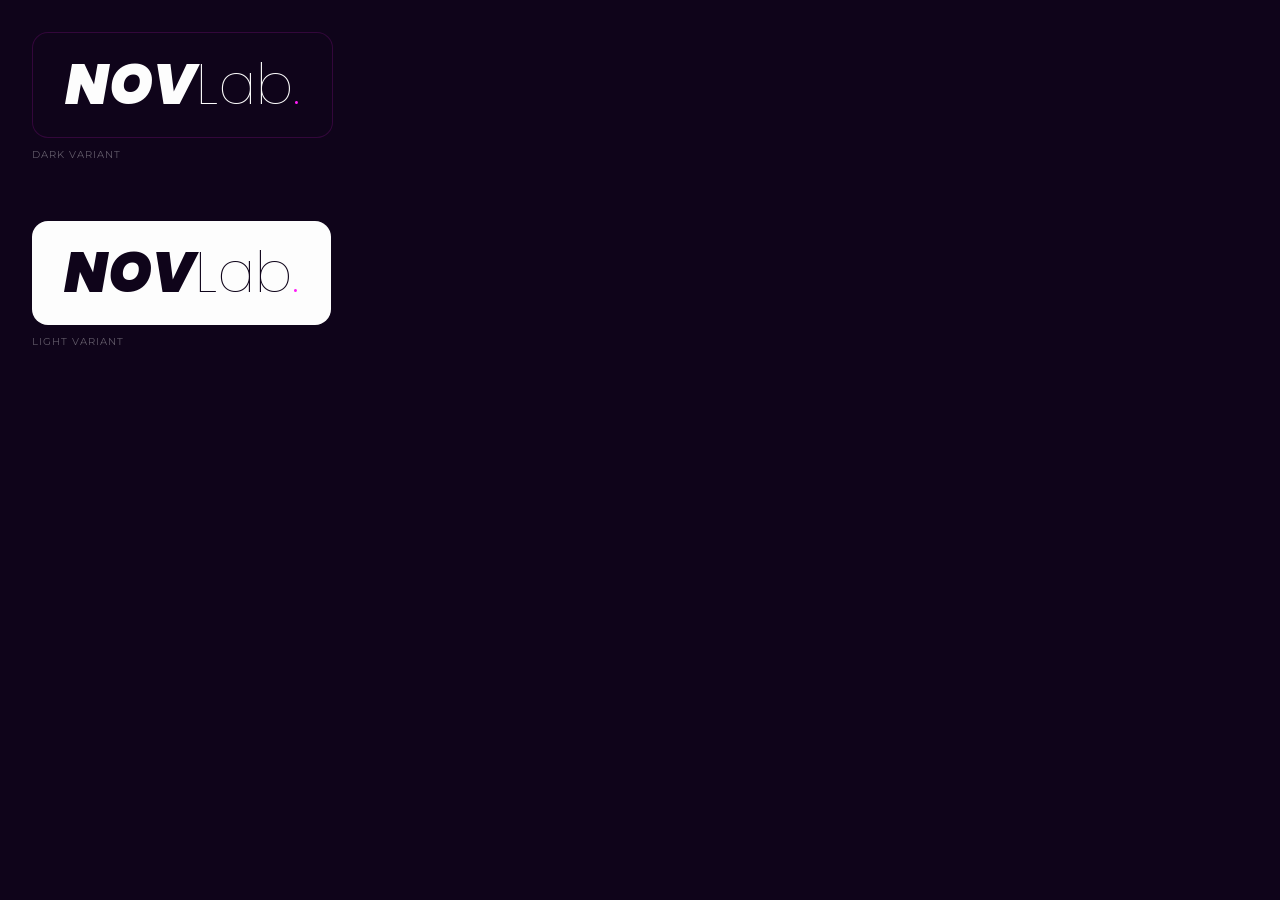
<file: NOV Lab Design System/preview/brand-logo.html>
<!DOCTYPE html>
<html>
<head>
<meta charset="utf-8">
<link href="https://fonts.googleapis.com/css2?family=Poppins:ital,wght@0,100;0,300;0,400;0,700;0,800;1,900&family=Montserrat:wght@400;600&display=swap" rel="stylesheet">
<style>
  * { margin: 0; padding: 0; box-sizing: border-box; }
  body { background: #0F041A; padding: 32px; width: 700px; }
</style>
</head>
<body>
  <!-- Logo dark -->
  <div style="display:flex;gap:60px;align-items:center;flex-wrap:wrap;">
    <div>
      <div style="background:#0F041A;padding:24px 32px;border-radius:16px;display:inline-block;border:1px solid rgba(255,28,247,0.15);">
        <div style="display:flex;align-items:baseline;gap:0;">
          <span style="font-family:'Poppins',sans-serif;font-size:56px;font-weight:900;font-style:italic;color:#FDFDFD;line-height:1;">NOV</span>
          <span style="font-family:'Poppins',sans-serif;font-size:56px;font-weight:100;color:#FDFDFD;line-height:1;">Lab</span>
          <span style="font-family:'Poppins',sans-serif;font-size:56px;font-weight:100;color:#FF1CF7;line-height:1;">.</span>
        </div>
      </div>
      <div style="font-family:'Montserrat',sans-serif;font-size:10px;color:rgba(253,253,253,0.35);text-transform:uppercase;letter-spacing:0.1em;margin-top:10px;">Dark variant</div>
    </div>

    <div>
      <div style="background:#FDFDFD;padding:24px 32px;border-radius:16px;display:inline-block;">
        <div style="display:flex;align-items:baseline;gap:0;">
          <span style="font-family:'Poppins',sans-serif;font-size:56px;font-weight:900;font-style:italic;color:#0F041A;line-height:1;">NOV</span>
          <span style="font-family:'Poppins',sans-serif;font-size:56px;font-weight:100;color:#0F041A;line-height:1;">Lab</span>
          <span style="font-family:'Poppins',sans-serif;font-size:56px;font-weight:100;color:#FF1CF7;line-height:1;">.</span>
        </div>
      </div>
      <div style="font-family:'Montserrat',sans-serif;font-size:10px;color:rgba(253,253,253,0.35);text-transform:uppercase;letter-spacing:0.1em;margin-top:10px;">Light variant</div>
    </div>
  </div>
</body>
</html>
</file>
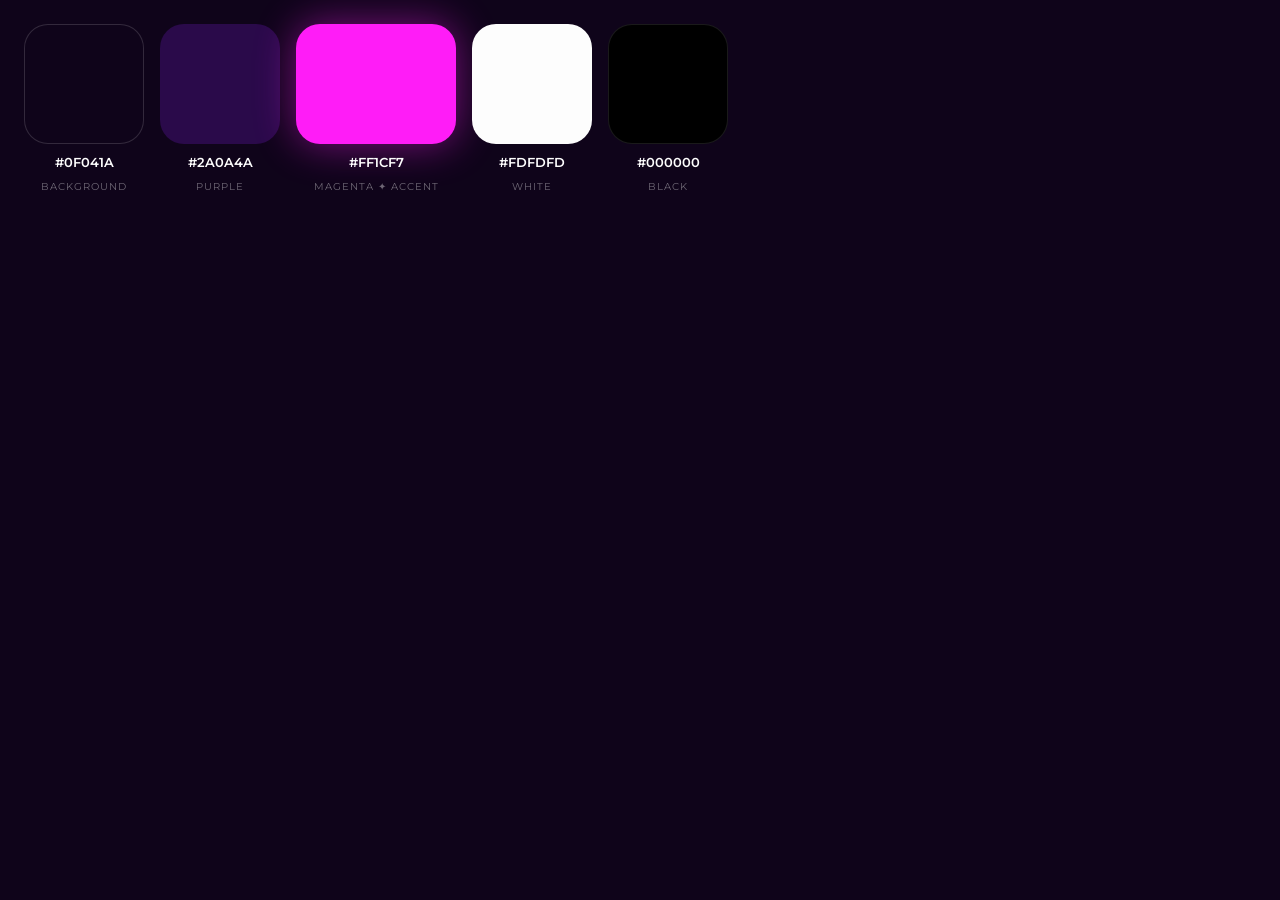
<file: NOV Lab Design System/preview/colors-palette.html>
<!DOCTYPE html>
<html>
<head>
<meta charset="utf-8">
<link href="https://fonts.googleapis.com/css2?family=Poppins:ital,wght@0,100;0,300;0,400;0,700;0,800;1,900&family=Montserrat:wght@400;600&display=swap" rel="stylesheet">
<style>
  * { margin: 0; padding: 0; box-sizing: border-box; }
  body { background: #0F041A; font-family: 'Montserrat', sans-serif; padding: 24px; width: 700px; }
  .swatches { display: flex; gap: 16px; align-items: flex-end; }
  .swatch { display: flex; flex-direction: column; gap: 10px; align-items: center; }
  .chip { border-radius: 24px; }
  .label { font-size: 11px; color: rgba(253,253,253,0.55); letter-spacing: 0.06em; text-align: center; font-family: 'Montserrat', sans-serif; }
  .hex { font-size: 13px; color: #FDFDFD; font-family: 'Montserrat', sans-serif; font-weight: 600; }
  .name { font-size: 10px; color: rgba(253,253,253,0.4); text-transform: uppercase; letter-spacing: 0.1em; }
</style>
</head>
<body>
  <div class="swatches">
    <div class="swatch">
      <div class="chip" style="width:120px;height:120px;background:#0F041A;border:1.5px solid rgba(253,253,253,0.15);"></div>
      <div class="hex">#0F041A</div>
      <div class="name">Background</div>
    </div>
    <div class="swatch">
      <div class="chip" style="width:120px;height:120px;background:#2A0A4A;"></div>
      <div class="hex">#2A0A4A</div>
      <div class="name">Purple</div>
    </div>
    <div class="swatch">
      <div class="chip" style="width:160px;height:120px;background:#FF1CF7;box-shadow:0 0 40px rgba(255,28,247,0.45);"></div>
      <div class="hex">#FF1CF7</div>
      <div class="name">Magenta ✦ Accent</div>
    </div>
    <div class="swatch">
      <div class="chip" style="width:120px;height:120px;background:#FDFDFD;"></div>
      <div class="hex">#FDFDFD</div>
      <div class="name">White</div>
    </div>
    <div class="swatch">
      <div class="chip" style="width:120px;height:120px;background:#000000;border:1.5px solid rgba(253,253,253,0.1);"></div>
      <div class="hex">#000000</div>
      <div class="name">Black</div>
    </div>
  </div>
</body>
</html>
</file>
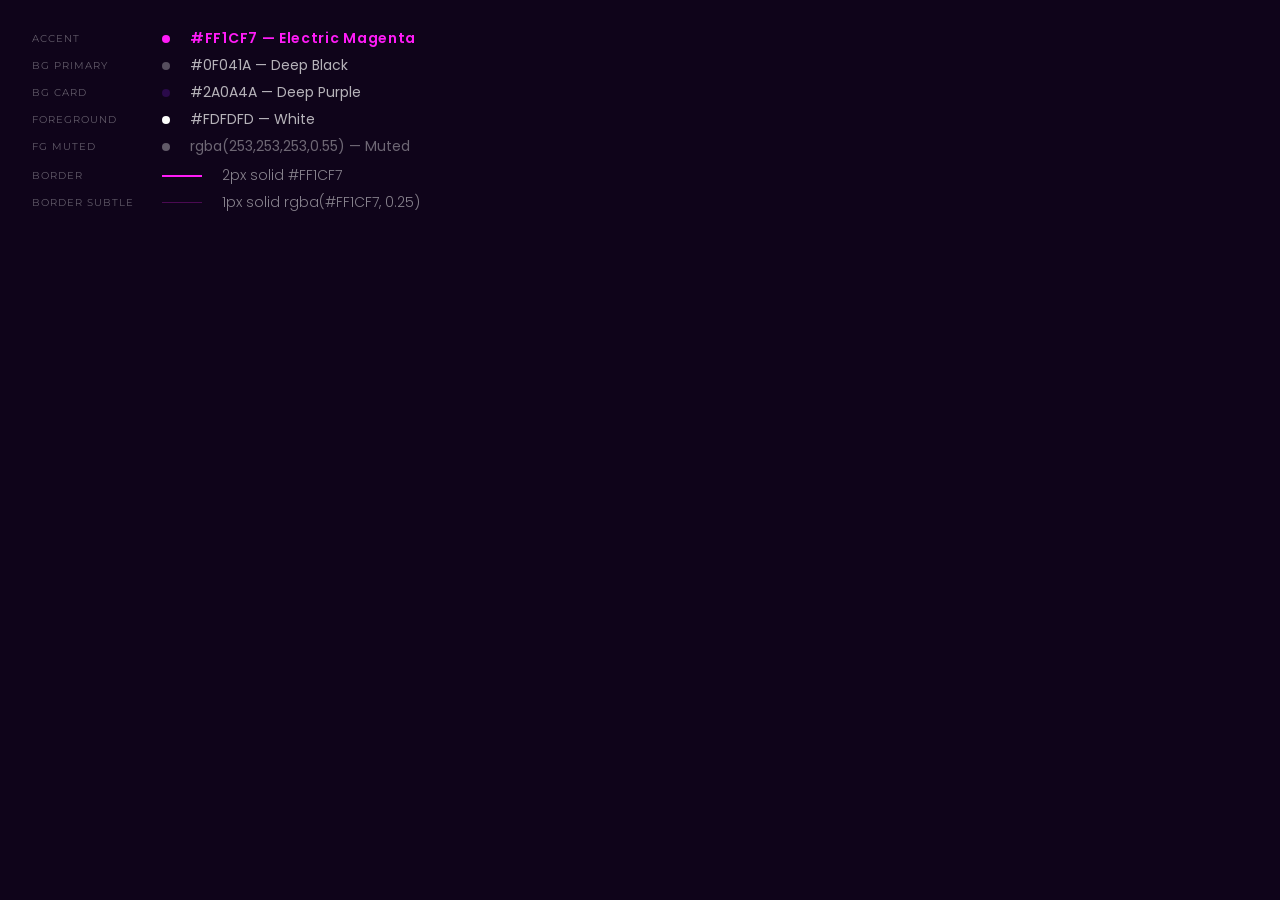
<file: NOV Lab Design System/preview/colors-semantic.html>
<!DOCTYPE html>
<html>
<head>
<meta charset="utf-8">
<link href="https://fonts.googleapis.com/css2?family=Poppins:ital,wght@0,100;0,300;0,700;0,800;1,900&family=Montserrat:wght@400;600&display=swap" rel="stylesheet">
<style>
  * { margin: 0; padding: 0; box-sizing: border-box; }
  body { background: #0F041A; padding: 28px 32px; width: 700px; }
  .row { display: flex; align-items: center; gap: 20px; margin-bottom: 6px; }
  .role { font-family: 'Montserrat', sans-serif; font-size: 10px; color: rgba(253,253,253,0.35); text-transform: uppercase; letter-spacing: 0.1em; width: 110px; flex-shrink: 0; }
  .dot { width: 8px; height: 8px; border-radius: 50%; background: #FF1CF7; flex-shrink: 0; }
</style>
</head>
<body>
  <div class="row">
    <div class="role">accent</div>
    <div class="dot"></div>
    <span style="font-family:'Poppins',sans-serif;font-size:14px;color:#FF1CF7;font-weight:600;letter-spacing:0.05em;">#FF1CF7 — Electric Magenta</span>
  </div>
  <div class="row">
    <div class="role">bg primary</div>
    <div class="dot" style="background:rgba(253,253,253,0.3)"></div>
    <span style="font-family:'Poppins',sans-serif;font-size:14px;color:rgba(253,253,253,0.7);font-weight:400;">#0F041A — Deep Black</span>
  </div>
  <div class="row">
    <div class="role">bg card</div>
    <div class="dot" style="background:#2A0A4A"></div>
    <span style="font-family:'Poppins',sans-serif;font-size:14px;color:rgba(253,253,253,0.7);font-weight:400;">#2A0A4A — Deep Purple</span>
  </div>
  <div class="row">
    <div class="role">foreground</div>
    <div class="dot" style="background:#FDFDFD"></div>
    <span style="font-family:'Poppins',sans-serif;font-size:14px;color:rgba(253,253,253,0.7);font-weight:400;">#FDFDFD — White</span>
  </div>
  <div class="row">
    <div class="role">fg muted</div>
    <div class="dot" style="background:rgba(253,253,253,0.35)"></div>
    <span style="font-family:'Poppins',sans-serif;font-size:14px;color:rgba(253,253,253,0.4);font-weight:400;">rgba(253,253,253,0.55) — Muted</span>
  </div>
  <div class="row" style="margin-top:8px">
    <div class="role">border</div>
    <div style="width:40px;height:2px;background:#FF1CF7;flex-shrink:0;"></div>
    <span style="font-family:'Poppins',sans-serif;font-size:14px;color:rgba(253,253,253,0.5);font-weight:300;">2px solid #FF1CF7</span>
  </div>
  <div class="row">
    <div class="role">border subtle</div>
    <div style="width:40px;height:1px;background:rgba(255,28,247,0.25);flex-shrink:0;"></div>
    <span style="font-family:'Poppins',sans-serif;font-size:14px;color:rgba(253,253,253,0.5);font-weight:300;">1px solid rgba(#FF1CF7, 0.25)</span>
  </div>
</body>
</html>
</file>
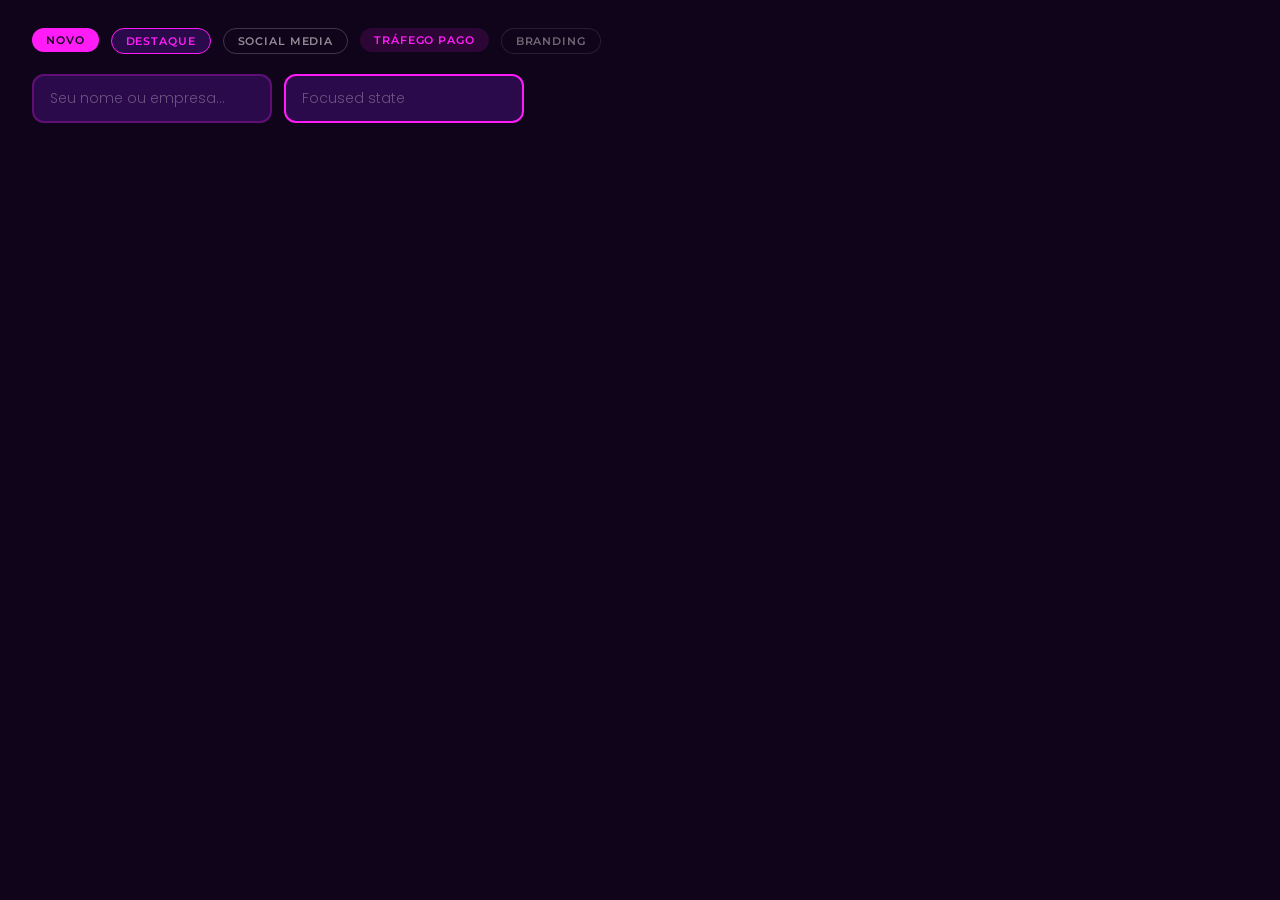
<file: NOV Lab Design System/preview/components-badges-inputs.html>
<!DOCTYPE html>
<html>
<head>
<meta charset="utf-8">
<link href="https://fonts.googleapis.com/css2?family=Poppins:ital,wght@0,100;0,300;0,700;0,800;1,900&family=Montserrat:wght@400;600&display=swap" rel="stylesheet">
<style>
  * { margin: 0; padding: 0; box-sizing: border-box; }
  body { background: #0F041A; padding: 28px 32px; width: 700px; display: flex; gap: 12px; flex-wrap: wrap; align-items: flex-start; }
  .badge { font-family: 'Montserrat', sans-serif; font-size: 11px; font-weight: 600; letter-spacing: 0.08em; text-transform: uppercase; border-radius: 9999px; padding: 5px 14px; display: inline-block; }
  .input-wrap { width: 100%; margin-top: 8px; display: flex; gap: 12px; }
  .input { background: #2A0A4A; border: 2px solid rgba(255,28,247,0.25); border-radius: 12px; padding: 12px 16px; font-family: 'Poppins'; font-size: 14px; font-weight: 300; color: #FDFDFD; width: 240px; outline: none; }
  .input:focus { border-color: #FF1CF7; }
  .input::placeholder { color: rgba(253,253,253,0.3); }
</style>
</head>
<body>
  <span class="badge" style="background:#FF1CF7;color:#0F041A;">Novo</span>
  <span class="badge" style="background:#2A0A4A;color:#FF1CF7;border:1.5px solid #FF1CF7;">Destaque</span>
  <span class="badge" style="background:transparent;color:rgba(253,253,253,0.55);border:1.5px solid rgba(253,253,253,0.2);">Social Media</span>
  <span class="badge" style="background:rgba(255,28,247,0.12);color:#FF1CF7;">Tráfego Pago</span>
  <span class="badge" style="background:#0F041A;color:rgba(253,253,253,0.4);border:1px solid rgba(255,255,255,0.1);">Branding</span>

  <div class="input-wrap">
    <input class="input" placeholder="Seu nome ou empresa...">
    <input class="input" placeholder="Focused state" style="border-color:#FF1CF7;">
  </div>
</body>
</html>
</file>
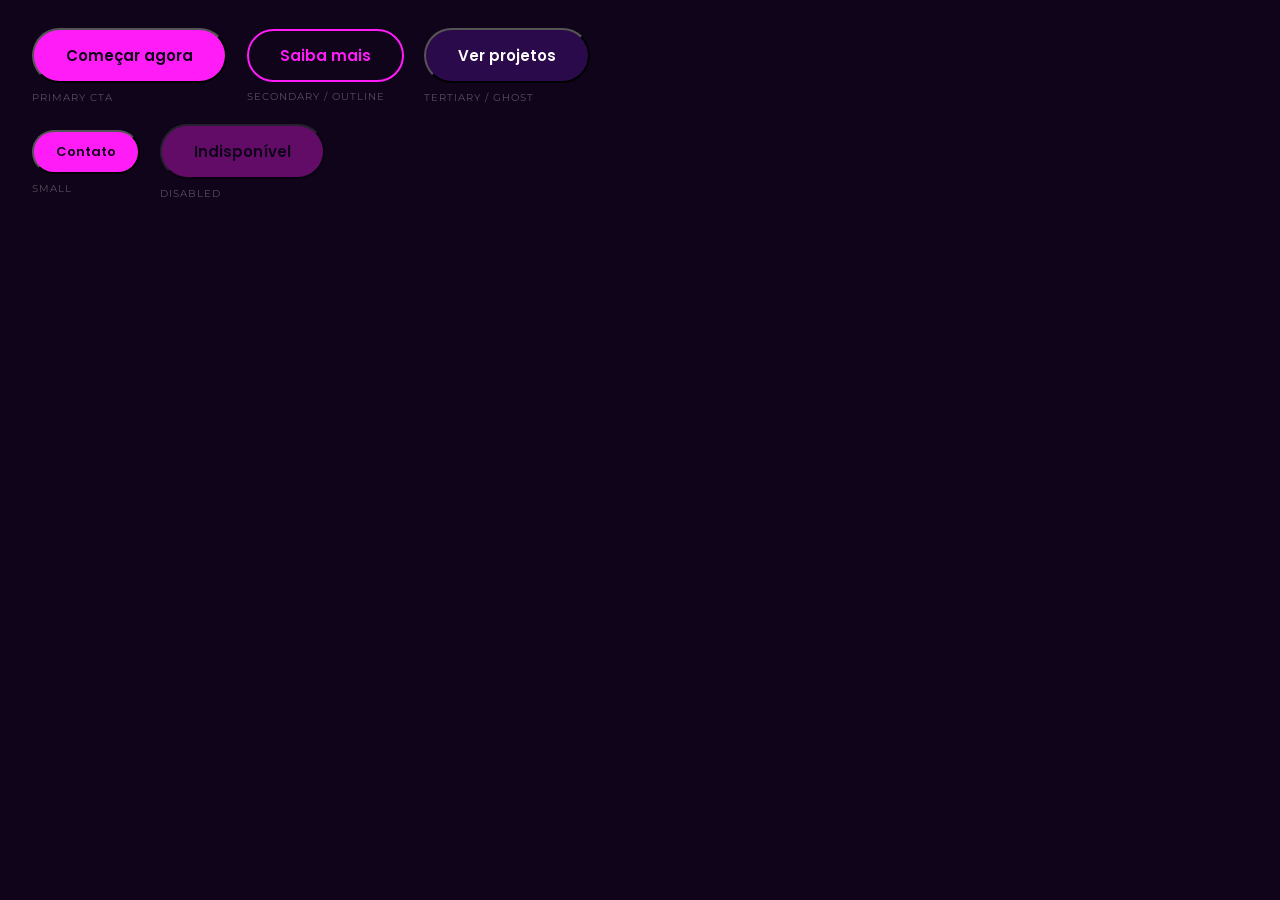
<file: NOV Lab Design System/preview/components-buttons.html>
<!DOCTYPE html>
<html>
<head>
<meta charset="utf-8">
<link href="https://fonts.googleapis.com/css2?family=Poppins:ital,wght@0,100;0,300;0,700;0,800;1,900&family=Montserrat:wght@400;600&display=swap" rel="stylesheet">
<style>
  * { margin: 0; padding: 0; box-sizing: border-box; }
  body { background: #0F041A; padding: 28px 32px; width: 700px; display: flex; gap: 20px; flex-wrap: wrap; align-items: center; }
  .btn { font-family: 'Poppins', sans-serif; font-size: 15px; font-weight: 600; border-radius: 9999px; cursor: pointer; transition: opacity 0.15s; display: inline-flex; align-items: center; gap: 8px; }
  .label { font-family: 'Montserrat'; font-size: 10px; color: rgba(253,253,253,0.3); text-transform: uppercase; letter-spacing: 0.1em; margin-top: 8px; }
  .group { display: flex; flex-direction: column; align-items: flex-start; }
</style>
</head>
<body>
  <div class="group">
    <button class="btn" style="background:#FF1CF7;color:#0F041A;padding:14px 32px;">Começar agora</button>
    <div class="label">Primary CTA</div>
  </div>
  <div class="group">
    <button class="btn" style="background:transparent;color:#FF1CF7;padding:13px 31px;border:2px solid #FF1CF7;">Saiba mais</button>
    <div class="label">Secondary / Outline</div>
  </div>
  <div class="group">
    <button class="btn" style="background:#2A0A4A;color:#FDFDFD;padding:14px 32px;">Ver projetos</button>
    <div class="label">Tertiary / Ghost</div>
  </div>
  <div class="group">
    <button class="btn" style="background:#FF1CF7;color:#0F041A;padding:10px 22px;font-size:13px;">Contato</button>
    <div class="label">Small</div>
  </div>
  <div class="group">
    <button class="btn" style="background:#FF1CF7;color:#0F041A;padding:14px 32px;opacity:0.35;cursor:not-allowed;">Indisponível</button>
    <div class="label">Disabled</div>
  </div>
</body>
</html>
</file>
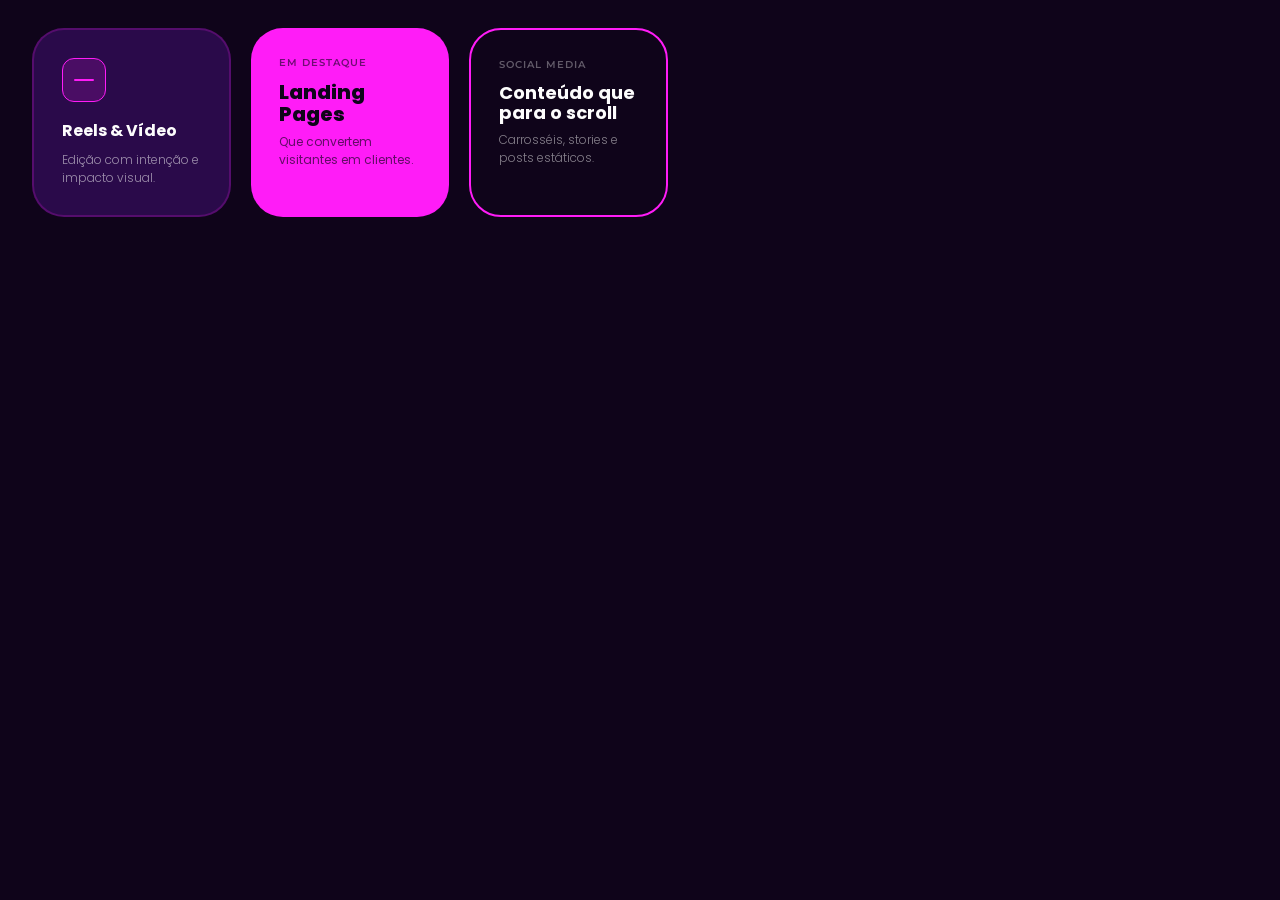
<file: NOV Lab Design System/preview/components-cards.html>
<!DOCTYPE html>
<html>
<head>
<meta charset="utf-8">
<link href="https://fonts.googleapis.com/css2?family=Poppins:ital,wght@0,100;0,300;0,500;0,700;0,800;1,900&family=Montserrat:wght@400;600&display=swap" rel="stylesheet">
<style>
  * { margin: 0; padding: 0; box-sizing: border-box; }
  body { background: #0F041A; padding: 28px 32px; width: 700px; display: flex; gap: 20px; }
</style>
</head>
<body>
  <!-- Service card -->
  <div style="background:#2A0A4A;border-radius:32px;padding:28px;width:200px;border:2px solid rgba(255,28,247,0.2);">
    <div style="width:44px;height:44px;border-radius:12px;background:rgba(255,28,247,0.15);border:1.5px solid #FF1CF7;margin-bottom:16px;display:flex;align-items:center;justify-content:center;">
      <div style="width:20px;height:2px;background:#FF1CF7;border-radius:1px;"></div>
    </div>
    <div style="font-family:'Poppins';font-size:16px;font-weight:700;color:#FDFDFD;margin-bottom:8px;">Reels & Vídeo</div>
    <div style="font-family:'Poppins';font-size:12px;font-weight:300;color:rgba(253,253,253,0.55);line-height:1.5;">Edição com intenção e impacto visual.</div>
  </div>

  <!-- Highlighted card -->
  <div style="background:#FF1CF7;border-radius:32px;padding:28px;width:200px;">
    <div style="font-family:'Montserrat';font-size:10px;font-weight:600;color:rgba(15,4,26,0.6);text-transform:uppercase;letter-spacing:0.1em;margin-bottom:12px;">Em destaque</div>
    <div style="font-family:'Poppins';font-size:20px;font-weight:800;color:#0F041A;margin-bottom:8px;line-height:1.1;">Landing Pages</div>
    <div style="font-family:'Poppins';font-size:12px;font-weight:400;color:rgba(15,4,26,0.65);line-height:1.5;">Que convertem visitantes em clientes.</div>
  </div>

  <!-- Outline card -->
  <div style="border-radius:32px;padding:28px;width:200px;border:2px solid #FF1CF7;position:relative;">
    <div style="font-family:'Montserrat';font-size:10px;font-weight:600;color:rgba(253,253,253,0.35);text-transform:uppercase;letter-spacing:0.1em;margin-bottom:12px;">Social Media</div>
    <div style="font-family:'Poppins';font-size:18px;font-weight:700;color:#FDFDFD;margin-bottom:8px;line-height:1.1;">Conteúdo que para o scroll</div>
    <div style="font-family:'Poppins';font-size:12px;font-weight:300;color:rgba(253,253,253,0.5);line-height:1.5;">Carrosséis, stories e posts estáticos.</div>
  </div>
</body>
</html>
</file>
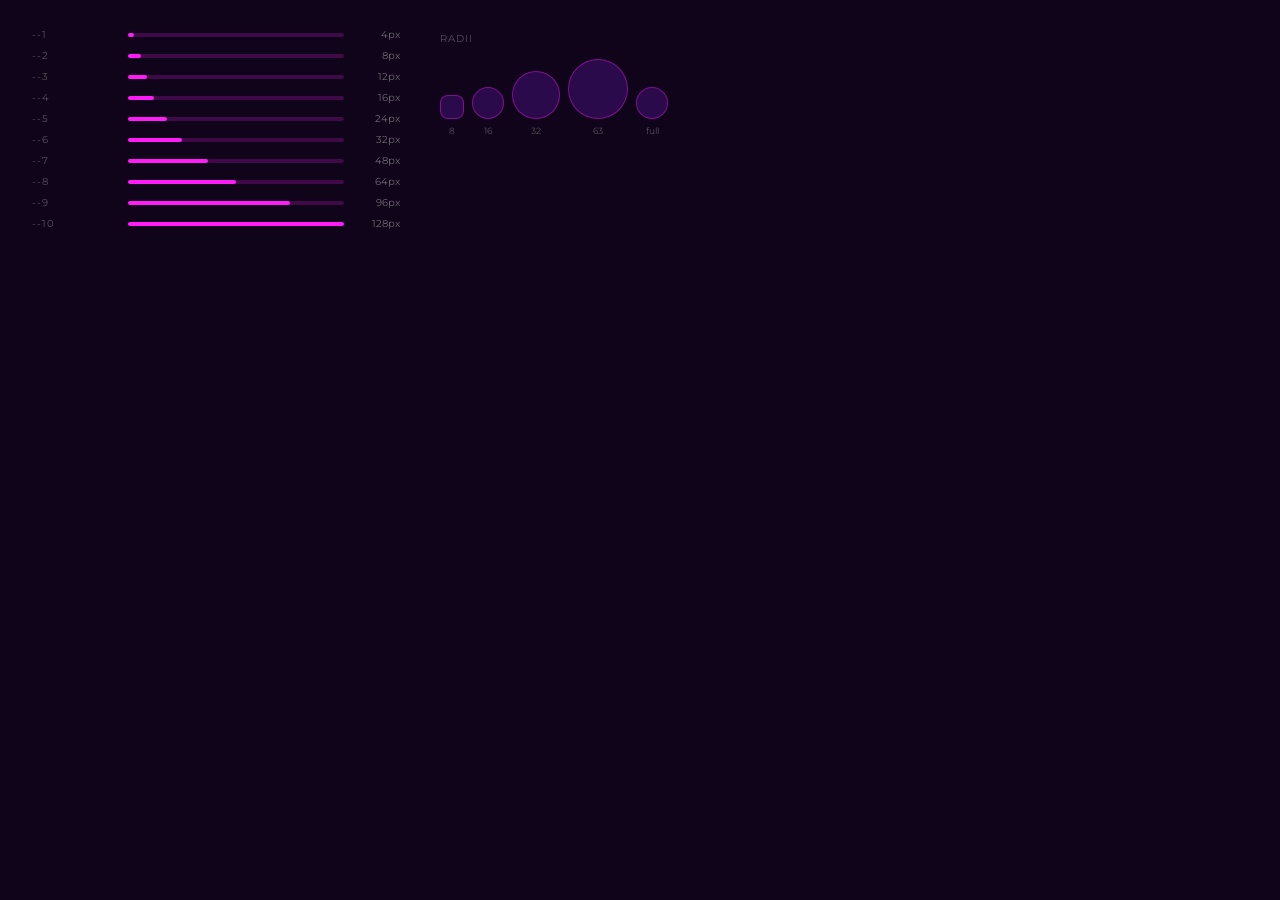
<file: NOV Lab Design System/preview/spacing-tokens.html>
<!DOCTYPE html>
<html>
<head>
<meta charset="utf-8">
<link href="https://fonts.googleapis.com/css2?family=Poppins:ital,wght@0,100;0,300;0,700;0,800;1,900&family=Montserrat:wght@600&display=swap" rel="stylesheet">
<style>
  * { margin: 0; padding: 0; box-sizing: border-box; }
  body { background: #0F041A; padding: 28px 32px; width: 700px; }
  .row { display: flex; align-items: center; gap: 16px; margin-bottom: 8px; }
  .label { font-family: 'Montserrat'; font-size: 10px; color: rgba(253,253,253,0.3); text-transform: uppercase; letter-spacing: 0.1em; width: 80px; flex-shrink: 0; }
  .bar { height: 4px; border-radius: 2px; background: rgba(255,28,247,0.2); flex: 1; position: relative; overflow: visible; }
  .bar-fill { height: 100%; border-radius: 2px; background: #FF1CF7; }
  .val { font-family: 'Montserrat'; font-size: 10px; color: rgba(253,253,253,0.4); width: 40px; text-align: right; }
</style>
</head>
<body>
  <div style="display:flex;gap:40px;align-items:flex-start;">
    <!-- Scale table -->
    <div style="flex:1;">
      <div class="row"><div class="label">--1</div><div class="bar"><div class="bar-fill" style="width:3%"></div></div><div class="val">4px</div></div>
      <div class="row"><div class="label">--2</div><div class="bar"><div class="bar-fill" style="width:6%"></div></div><div class="val">8px</div></div>
      <div class="row"><div class="label">--3</div><div class="bar"><div class="bar-fill" style="width:9%"></div></div><div class="val">12px</div></div>
      <div class="row"><div class="label">--4</div><div class="bar"><div class="bar-fill" style="width:12%"></div></div><div class="val">16px</div></div>
      <div class="row"><div class="label">--5</div><div class="bar"><div class="bar-fill" style="width:18%"></div></div><div class="val">24px</div></div>
      <div class="row"><div class="label">--6</div><div class="bar"><div class="bar-fill" style="width:25%"></div></div><div class="val">32px</div></div>
      <div class="row"><div class="label">--7</div><div class="bar"><div class="bar-fill" style="width:37%"></div></div><div class="val">48px</div></div>
      <div class="row"><div class="label">--8</div><div class="bar"><div class="bar-fill" style="width:50%"></div></div><div class="val">64px</div></div>
      <div class="row"><div class="label">--9</div><div class="bar"><div class="bar-fill" style="width:75%"></div></div><div class="val">96px</div></div>
      <div class="row"><div class="label">--10</div><div class="bar"><div class="bar-fill" style="width:100%"></div></div><div class="val">128px</div></div>
    </div>
    <!-- Radii -->
    <div style="display:flex;flex-direction:column;gap:10px;padding-top:4px;">
      <div style="font-family:'Montserrat';font-size:10px;color:rgba(253,253,253,0.3);text-transform:uppercase;letter-spacing:0.1em;margin-bottom:4px;">Radii</div>
      <div style="display:flex;gap:8px;align-items:flex-end;">
        <div style="display:flex;flex-direction:column;align-items:center;gap:6px;">
          <div style="width:24px;height:24px;background:#2A0A4A;border:1.5px solid rgba(255,28,247,0.4);border-radius:8px;"></div>
          <span style="font-family:'Montserrat';font-size:9px;color:rgba(253,253,253,0.3);">8</span>
        </div>
        <div style="display:flex;flex-direction:column;align-items:center;gap:6px;">
          <div style="width:32px;height:32px;background:#2A0A4A;border:1.5px solid rgba(255,28,247,0.4);border-radius:16px;"></div>
          <span style="font-family:'Montserrat';font-size:9px;color:rgba(253,253,253,0.3);">16</span>
        </div>
        <div style="display:flex;flex-direction:column;align-items:center;gap:6px;">
          <div style="width:48px;height:48px;background:#2A0A4A;border:1.5px solid rgba(255,28,247,0.4);border-radius:32px;"></div>
          <span style="font-family:'Montserrat';font-size:9px;color:rgba(253,253,253,0.3);">32</span>
        </div>
        <div style="display:flex;flex-direction:column;align-items:center;gap:6px;">
          <div style="width:60px;height:60px;background:#2A0A4A;border:1.5px solid rgba(255,28,247,0.4);border-radius:63px;"></div>
          <span style="font-family:'Montserrat';font-size:9px;color:rgba(253,253,253,0.3);">63</span>
        </div>
        <div style="display:flex;flex-direction:column;align-items:center;gap:6px;">
          <div style="width:32px;height:32px;background:#2A0A4A;border:1.5px solid rgba(255,28,247,0.4);border-radius:9999px;"></div>
          <span style="font-family:'Montserrat';font-size:9px;color:rgba(253,253,253,0.3);">full</span>
        </div>
      </div>
    </div>
  </div>
</body>
</html>
</file>
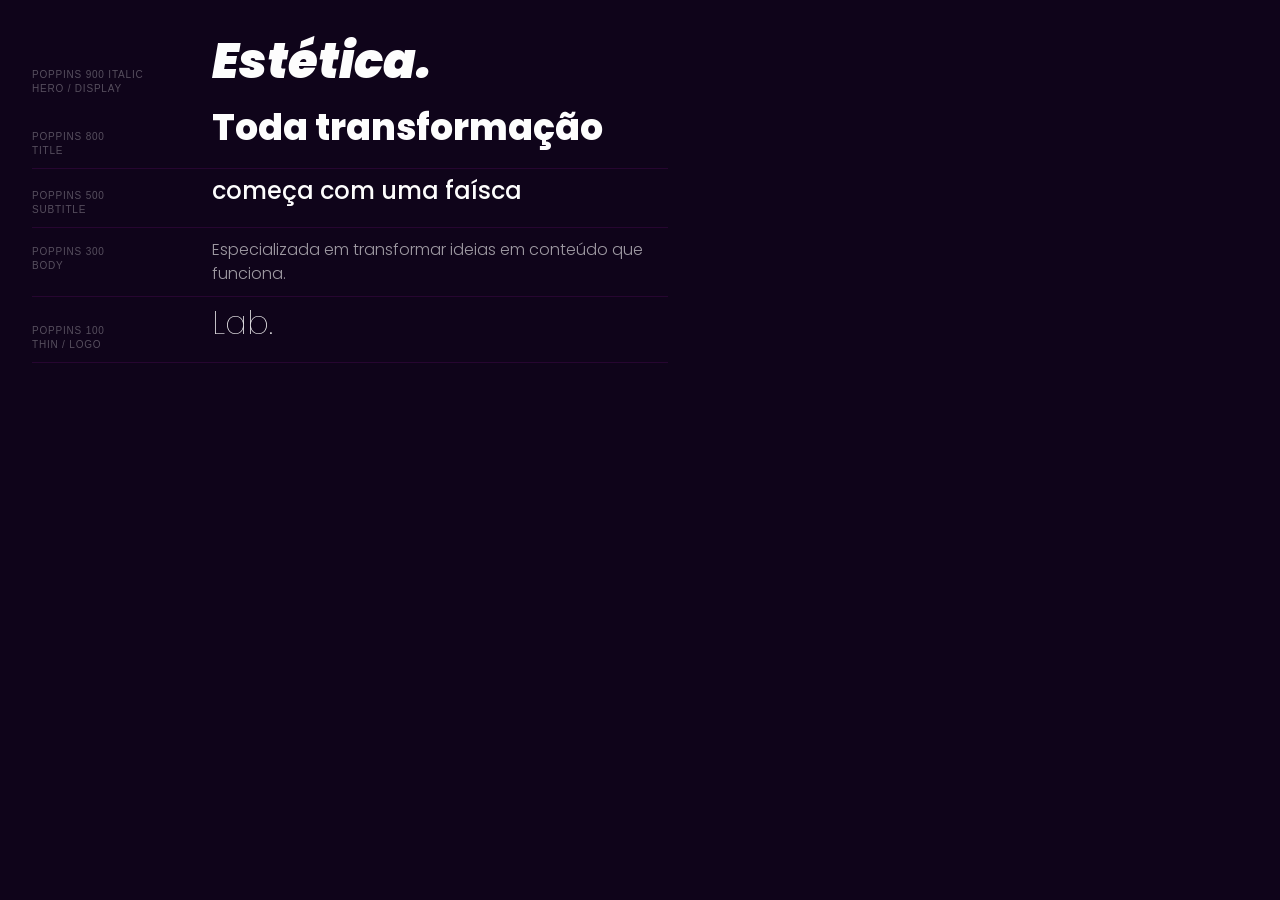
<file: NOV Lab Design System/preview/type-poppins.html>
<!DOCTYPE html>
<html>
<head>
<meta charset="utf-8">
<link href="https://fonts.googleapis.com/css2?family=Poppins:ital,wght@0,100;0,300;0,400;0,500;0,700;0,800;1,900&display=swap" rel="stylesheet">
<style>
  * { margin: 0; padding: 0; box-sizing: border-box; }
  body { background: #0F041A; padding: 28px 32px; width: 700px; }
  .row { display: flex; align-items: baseline; gap: 20px; border-bottom: 1px solid rgba(255,28,247,0.1); padding: 10px 0; }
  .meta { font-family: 'Montserrat', sans-serif; font-size: 10px; color: rgba(253,253,253,0.3); width: 160px; flex-shrink: 0; text-transform: uppercase; letter-spacing: 0.08em; line-height: 1.4; }
</style>
</head>
<body>
  <div class="row" style="border-bottom:none;padding-bottom:4px;">
    <div class="meta">Poppins 900 Italic<br>Hero / Display</div>
    <span style="font-family:'Poppins';font-size:48px;font-weight:900;font-style:italic;color:#FDFDFD;line-height:1;">Estética.</span>
  </div>
  <div class="row">
    <div class="meta">Poppins 800<br>Title</div>
    <span style="font-family:'Poppins';font-size:36px;font-weight:800;color:#FDFDFD;line-height:1;">Toda transformação</span>
  </div>
  <div class="row">
    <div class="meta">Poppins 500<br>Subtitle</div>
    <span style="font-family:'Poppins';font-size:24px;font-weight:500;color:#FDFDFD;line-height:1;">começa com uma faísca</span>
  </div>
  <div class="row">
    <div class="meta">Poppins 300<br>Body</div>
    <span style="font-family:'Poppins';font-size:16px;font-weight:300;color:rgba(253,253,253,0.6);line-height:1.5;">Especializada em transformar ideias em conteúdo que funciona.</span>
  </div>
  <div class="row">
    <div class="meta">Poppins 100<br>Thin / Logo</div>
    <span style="font-family:'Poppins';font-size:32px;font-weight:100;color:#FDFDFD;line-height:1;">Lab.</span>
  </div>
</body>
</html>
</file>
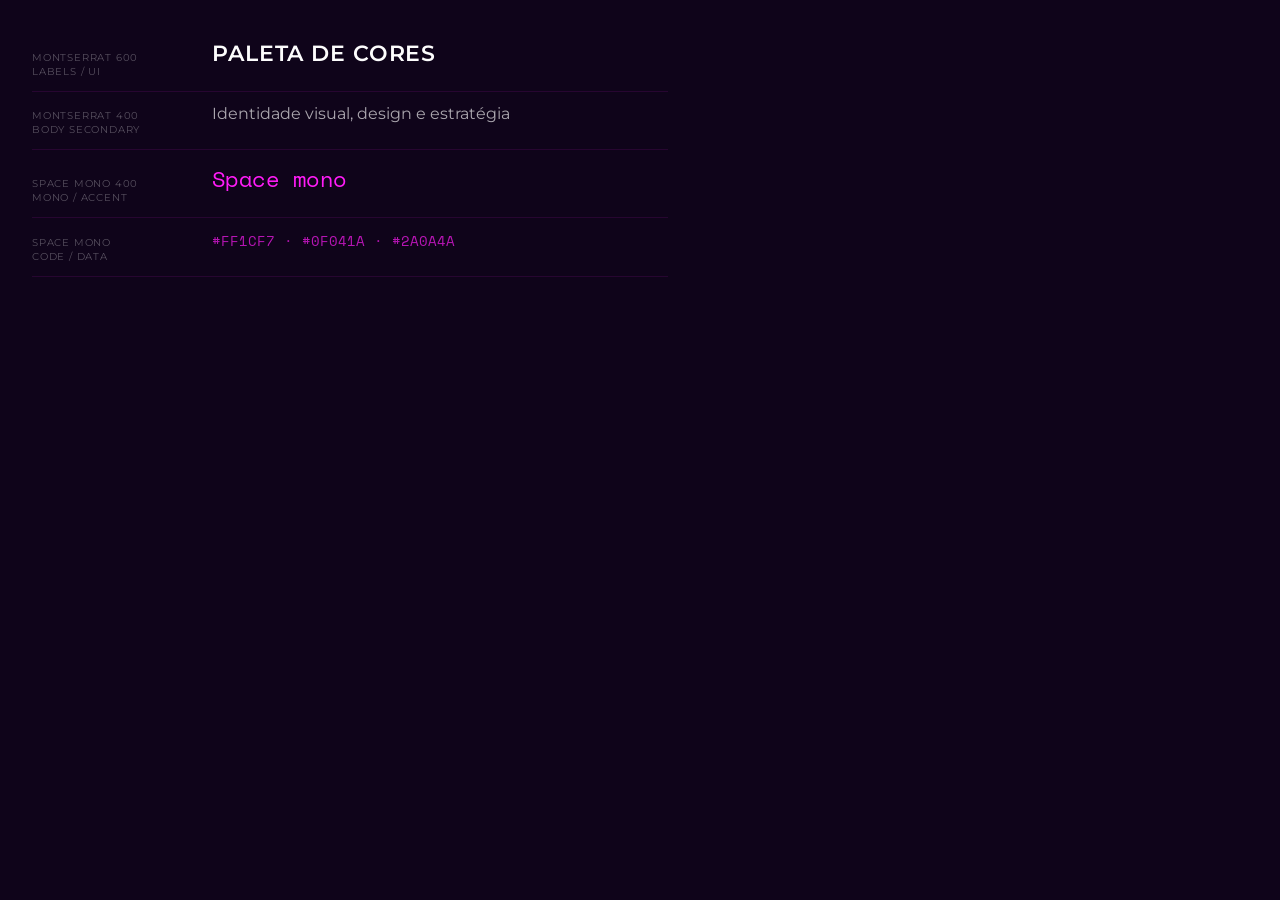
<file: NOV Lab Design System/preview/type-secondary.html>
<!DOCTYPE html>
<html>
<head>
<meta charset="utf-8">
<link href="https://fonts.googleapis.com/css2?family=Montserrat:wght@400;600&family=Space+Mono:wght@400&display=swap" rel="stylesheet">
<style>
  * { margin: 0; padding: 0; box-sizing: border-box; }
  body { background: #0F041A; padding: 28px 32px; width: 700px; }
  .row { display: flex; align-items: baseline; gap: 20px; border-bottom: 1px solid rgba(255,28,247,0.1); padding: 12px 0; }
  .meta { font-family: 'Montserrat', sans-serif; font-size: 10px; color: rgba(253,253,253,0.3); width: 160px; flex-shrink: 0; text-transform: uppercase; letter-spacing: 0.08em; line-height: 1.4; }
</style>
</head>
<body>
  <div class="row">
    <div class="meta">Montserrat 600<br>Labels / UI</div>
    <span style="font-family:'Montserrat';font-size:22px;font-weight:600;color:#FDFDFD;letter-spacing:0.04em;">PALETA DE CORES</span>
  </div>
  <div class="row">
    <div class="meta">Montserrat 400<br>Body Secondary</div>
    <span style="font-family:'Montserrat';font-size:16px;font-weight:400;color:rgba(253,253,253,0.65);">Identidade visual, design e estratégia</span>
  </div>
  <div class="row">
    <div class="meta">Space Mono 400<br>Mono / Accent</div>
    <span style="font-family:'Space Mono';font-size:22px;font-weight:400;color:#FF1CF7;letter-spacing:0.02em;">Space mono</span>
  </div>
  <div class="row">
    <div class="meta">Space Mono<br>Code / Data</div>
    <span style="font-family:'Space Mono';font-size:14px;font-weight:400;color:rgba(255,28,247,0.7);">#FF1CF7 · #0F041A · #2A0A4A</span>
  </div>
</body>
</html>
</file>
